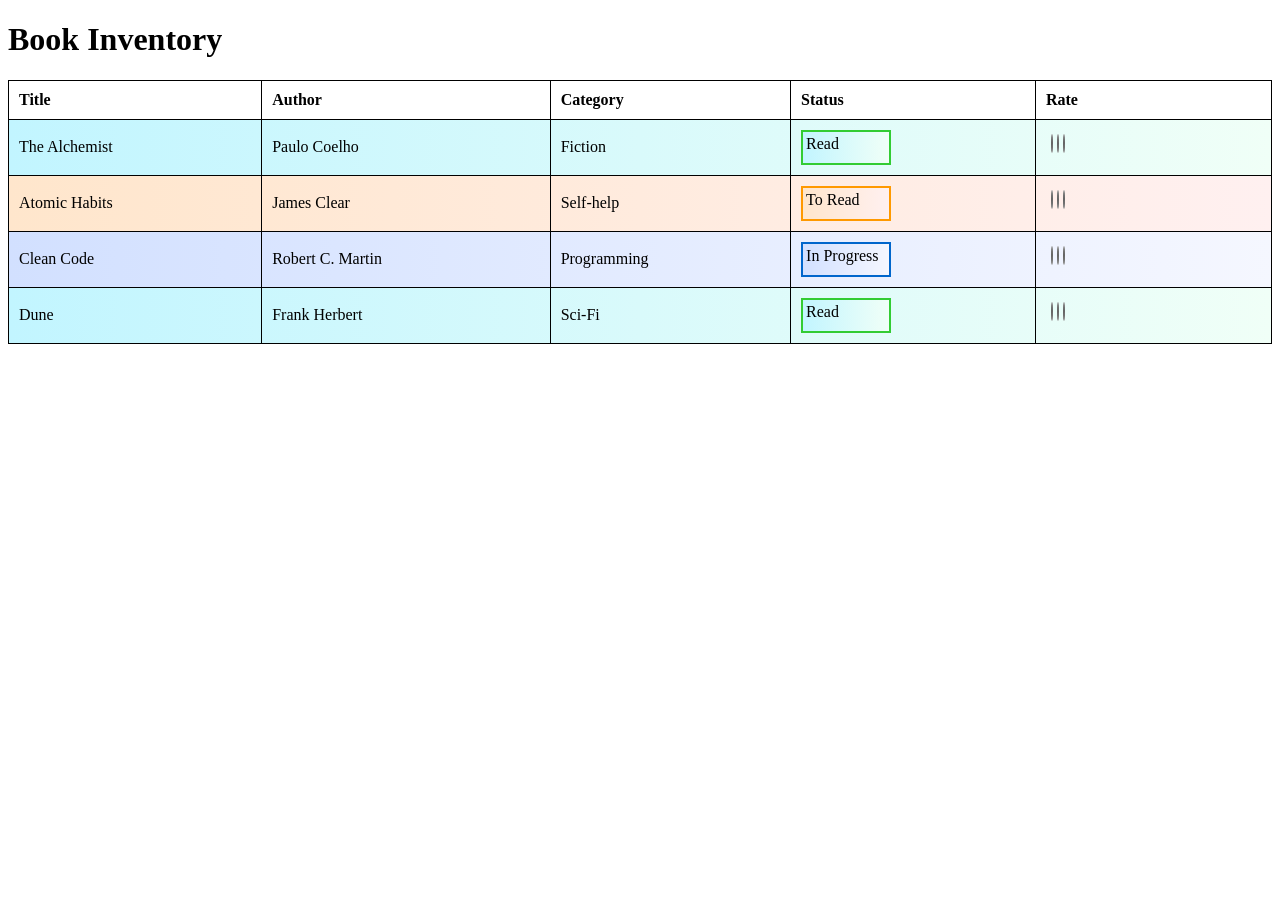
<file: html-css-projects/built inventory book app/index.html>
<!DOCTYPE html>
<html lang="en">
<head>
  <meta charset="UTF-8">
  <title>Book Inventory</title>
  <style>
    /* Table row backgrounds */
    tr[class~="read"] {
      background-image: linear-gradient(to right, #c2f5ff, #f0fff7);
    }

    tr[class~="to-read"] {
      background-image: linear-gradient(to right, #ffe6cc, #fff0f0);
    }

    tr[class~="in-progress"] {
      background-image: linear-gradient(to right, #d2e0ff, #f5f7ff);
    }

    /* Status spans */
    tr[class~="to-read"] span[class~="status"] {
      border: 2px solid #ff9900;
      background-image: linear-gradient(to right, #ffe6cc, #fff0f0);
    }

    tr[class~="read"] span[class~="status"] {
      border: 2px solid #33cc33;
      background-image: linear-gradient(to right, #c2f5ff, #f0fff7);
    }

    tr[class~="in-progress"] span[class~="status"] {
      border: 2px solid #0066cc;
      background-image: linear-gradient(to right, #d2e0ff, #f5f7ff);
    }

    /* Rate and status spans */
    span[class~="status"], span[class^="rate"] {
      display: inline-block;
      height: 25px;
      width: 80px;
      padding: 3px;
    }

    /* Rate dots */
    span[class^="rate"] > span {
      border: 1px solid #666;
      border-radius: 50%;
      margin: 2px;
      height: 12px;
      width: 12px;
      background-color: #eee;
    }

    /* Rating colors */
    span[class*="one"] > span:first-child {
      background-image: linear-gradient(to right, #ff99cc, #ffcccc);
    }

    span[class*="two"] > span:nth-child(-n+2) {
      background-image: linear-gradient(to right, #ffff99, #ffffcc);
    }

    span[class*="three"] > span {
      background-image: linear-gradient(to right, #99ff99, #ccffcc);
    }

    table {
      border-collapse: collapse;
      width: 100%;
    }

    th, td {
      border: 1px solid #000;
      padding: 10px;
      text-align: left;
    }
  </style>
</head>
<body>
  <h1>Book Inventory</h1>
  <table>
    <thead>
      <tr>
        <th>Title</th>
        <th>Author</th>
        <th>Category</th>
        <th>Status</th>
        <th>Rate</th>
      </tr>
    </thead>
    <tbody>
      <tr class="read">
        <td>The Alchemist</td>
        <td>Paulo Coelho</td>
        <td>Fiction</td>
        <td><span class="status">Read</span></td>
        <td><span class="rate three"><span></span><span></span><span></span></span></td>
      </tr>
      <tr class="to-read">
        <td>Atomic Habits</td>
        <td>James Clear</td>
        <td>Self-help</td>
        <td><span class="status">To Read</span></td>
        <td><span class="rate one"><span></span><span></span><span></span></span></td>
      </tr>
      <tr class="in-progress">
        <td>Clean Code</td>
        <td>Robert C. Martin</td>
        <td>Programming</td>
        <td><span class="status">In Progress</span></td>
        <td><span class="rate two"><span></span><span></span><span></span></span></td>
      </tr>
      <tr class="read">
        <td>Dune</td>
        <td>Frank Herbert</td>
        <td>Sci-Fi</td>
        <td><span class="status">Read</span></td>
        <td><span class="rate three"><span></span><span></span><span></span></span></td>
      </tr>
    </tbody>
  </table>
</body>
</html>
</file>
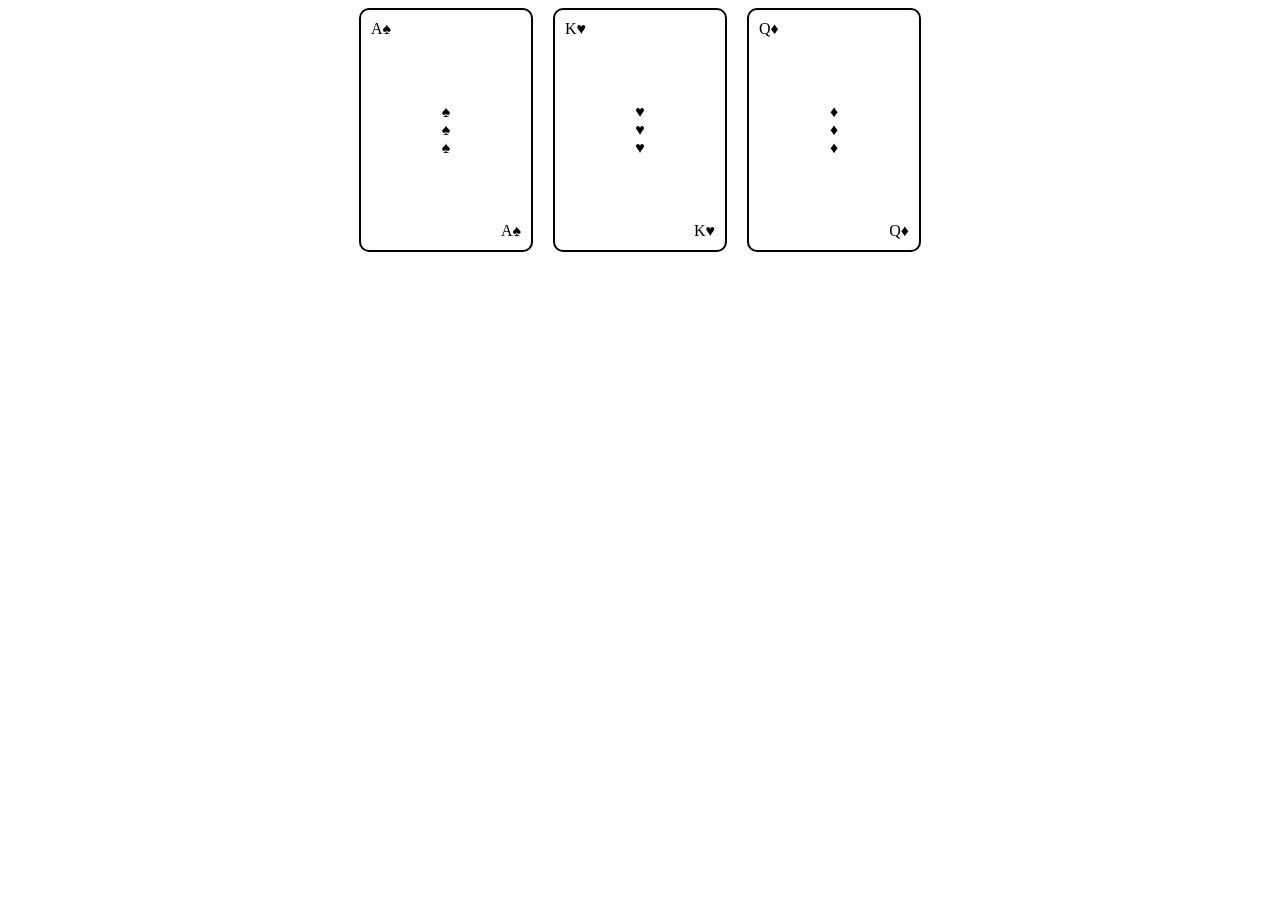
<file: html-css-projects/playing-cards-flexbox/index.html>
<!DOCTYPE html>
<html lang="en">
<head>
  <meta charset="UTF-8">
  <title>Playing Cards</title>

  <!-- CSS MUST be inside a style tag for the tests -->
  <style>
    /* Test 8–11 */
    #playing-cards {
      display: flex;
      justify-content: center;
      flex-wrap: wrap;
      gap: 20px;
    }

    /* Test 12–13 */
    .card {
      display: flex;
      justify-content: space-between;
      width: 150px;
      height: 220px;
      padding: 10px;
      border: 2px solid black;
      border-radius: 10px;
    }

    /* Test 14 */
    .left {
      align-self: flex-start;
    }

    /* Test 15, 17, 18 */
    .middle {
      align-self: center;
      display: flex;
      flex-direction: column;
    }

    /* Test 16 */
    .right {
      align-self: flex-end;
    }
  </style>
</head>
<body>

  <!-- Test 1 -->
  <main id="playing-cards">

    <!-- Test 2–7 -->
    <div class="card">
      <div class="left">A♠</div>
      <div class="middle">
        <span>♠</span>
        <span>♠</span>
        <span>♠</span>
      </div>
      <div class="right">A♠</div>
    </div>

    <div class="card">
      <div class="left">K♥</div>
      <div class="middle">
        <span>♥</span>
        <span>♥</span>
        <span>♥</span>
      </div>
      <div class="right">K♥</div>
    </div>

    <div class="card">
      <div class="left">Q♦</div>
      <div class="middle">
        <span>♦</span>
        <span>♦</span>
        <span>♦</span>
      </div>
      <div class="right">Q♦</div>
    </div>

  </main>

</body>
</html>
</file>
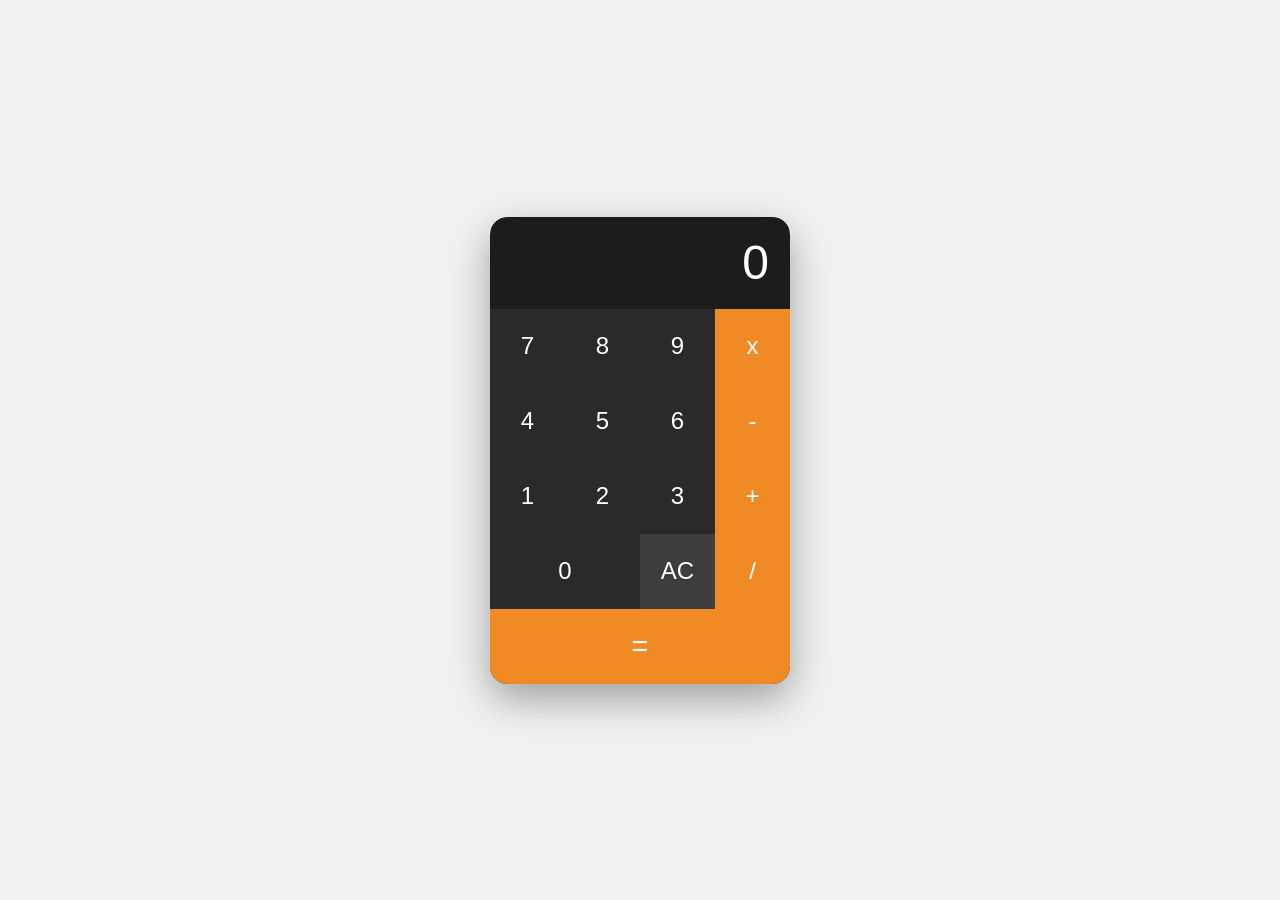
<file: javascript-projects/calculator.html>
<html>
  <head>
    <link rel="stylesheet" href="style.css">
  </head>
<body>
    <table border="1">
      <tr>
        <td colspan="4">
          <input type="text" id="inputBox" value="0" />
        </td>
      </tr>

      <tr>
        <td class="digitButton" onclick="digitBtnPressed(7)">7</td>
        <td class="digitButton" onclick="digitBtnPressed(8)">8</td>
        <td class="digitButton" onclick="digitBtnPressed(9)">9</td>
        <td class="operatorButton" onclick="operatorBtnPressed('*')">x</td>
      </tr>

      <tr>
        <td class="digitButton" onclick="digitBtnPressed(4)">4</td>
        <td class="digitButton" onclick="digitBtnPressed(5)">5</td>
        <td class="digitButton" onclick="digitBtnPressed(6)">6</td>
        <td class="operatorButton" onclick="operatorBtnPressed('-')">-</td>
      </tr>

      <tr>
        <td class="digitButton" onclick="digitBtnPressed(1)">1</td>
        <td class="digitButton" onclick="digitBtnPressed(2)">2</td>
        <td class="digitButton" onclick="digitBtnPressed(3)">3</td>
        <td class="operatorButton" onclick="operatorBtnPressed('+')">+</td>
      </tr>

      <tr>
        <td class="digitButton" colspan="2" onclick="digitBtnPressed(0)">0</td>
        <td class="ACButton" onclick="btnACPressed()">AC</td>
        <td class="operatorButton" onclick="operatorBtnPressed('/')">/</td>
      </tr>

      <tr>
        <td class="operatorButton" colspan="4" onclick="equalsBtnPressed()">=</td>
      </tr>
    </table>

    <script>
      var newLine = true;
      var value1 = 0;
      var currentOperator = "";

      function digitBtnPressed(button) {
        if (newLine) {
          document.getElementById("inputBox").value = button;
          newLine = false;
        } else {
          var currentValue = document.getElementById("inputBox").value;
          document.getElementById("inputBox").value = currentValue + button;
        }
      }

      function btnACPressed() {
        document.getElementById("inputBox").value = 0;
        newLine = true;
        value1 = 0;
        currentOperator = "";
      }

      function operatorBtnPressed(operator) {
        value1 = parseFloat(document.getElementById("inputBox").value);
        currentOperator = operator;
        newLine = true;
      }

      function equalsBtnPressed() {
        var value2 = parseFloat(document.getElementById("inputBox").value);
        var result = 0;

        if (currentOperator === "+") {
          result = value1 + value2;
        } else if (currentOperator === "-") {
          result = value1 - value2;
        } else if (currentOperator === "*") {
          result = value1 * value2;
        } else if (currentOperator === "/") {
          result = value2 !== 0 ? value1 / value2 : "Error";
        }

        document.getElementById("inputBox").value = result;
        newLine = true;
      }
    </script>
  </body>
</html>
</file>
<file: javascript-projects/style.css>
/* Reset */
* {
  box-sizing: border-box;
  font-family: Arial, Helvetica, sans-serif;
}

/* Page center */
body {
  margin: 0;
  min-height: 100vh;
  display: flex;
  justify-content: center;
  align-items: center;
  background: #f2f2f2;
}

/* Calculator table */
table {
  border-collapse: collapse;
  background: #1c1c1c;
  border-radius: 18px;
  overflow: hidden;
  box-shadow: 0 15px 40px rgba(0, 0, 0, 0.35);
}

/* Remove table borders */
table,
td {
  border: none;
}

/* Display */
#inputBox {
  width: 100%;
  height: 90px;
  font-size: 3rem;
  text-align: right;
  padding: 15px 20px;
  background: #1c1c1c;
  color: white;
  border: none;
  outline: none;
}

/* All buttons */
td {
  width: 75px;
  height: 75px;
  text-align: center;
  vertical-align: middle;
  font-size: 1.5rem;
  cursor: pointer;
  transition: background 0.15s ease, transform 0.05s ease;
}

/* Click effect */
td:active {
  transform: scale(0.95);
}

/* Number buttons */
.digitButton {
  background: #2a2a2a;
  color: white;
}

.digitButton:hover {
  background: #3a3a3a;
}

/* Operator buttons (orange) */
.operatorButton {
  background: #f08a24;
  color: white;
}

.operatorButton:hover {
  background: #ff9f43;
}

/* AC button */
.ACButton {
  background: #3d3d3d;
  color: white;
}

.ACButton:hover {
  background: #555;
}

/* Equals button */
.operatorButton[colspan="4"] {
  font-size: 1.8rem;
}
</file>
